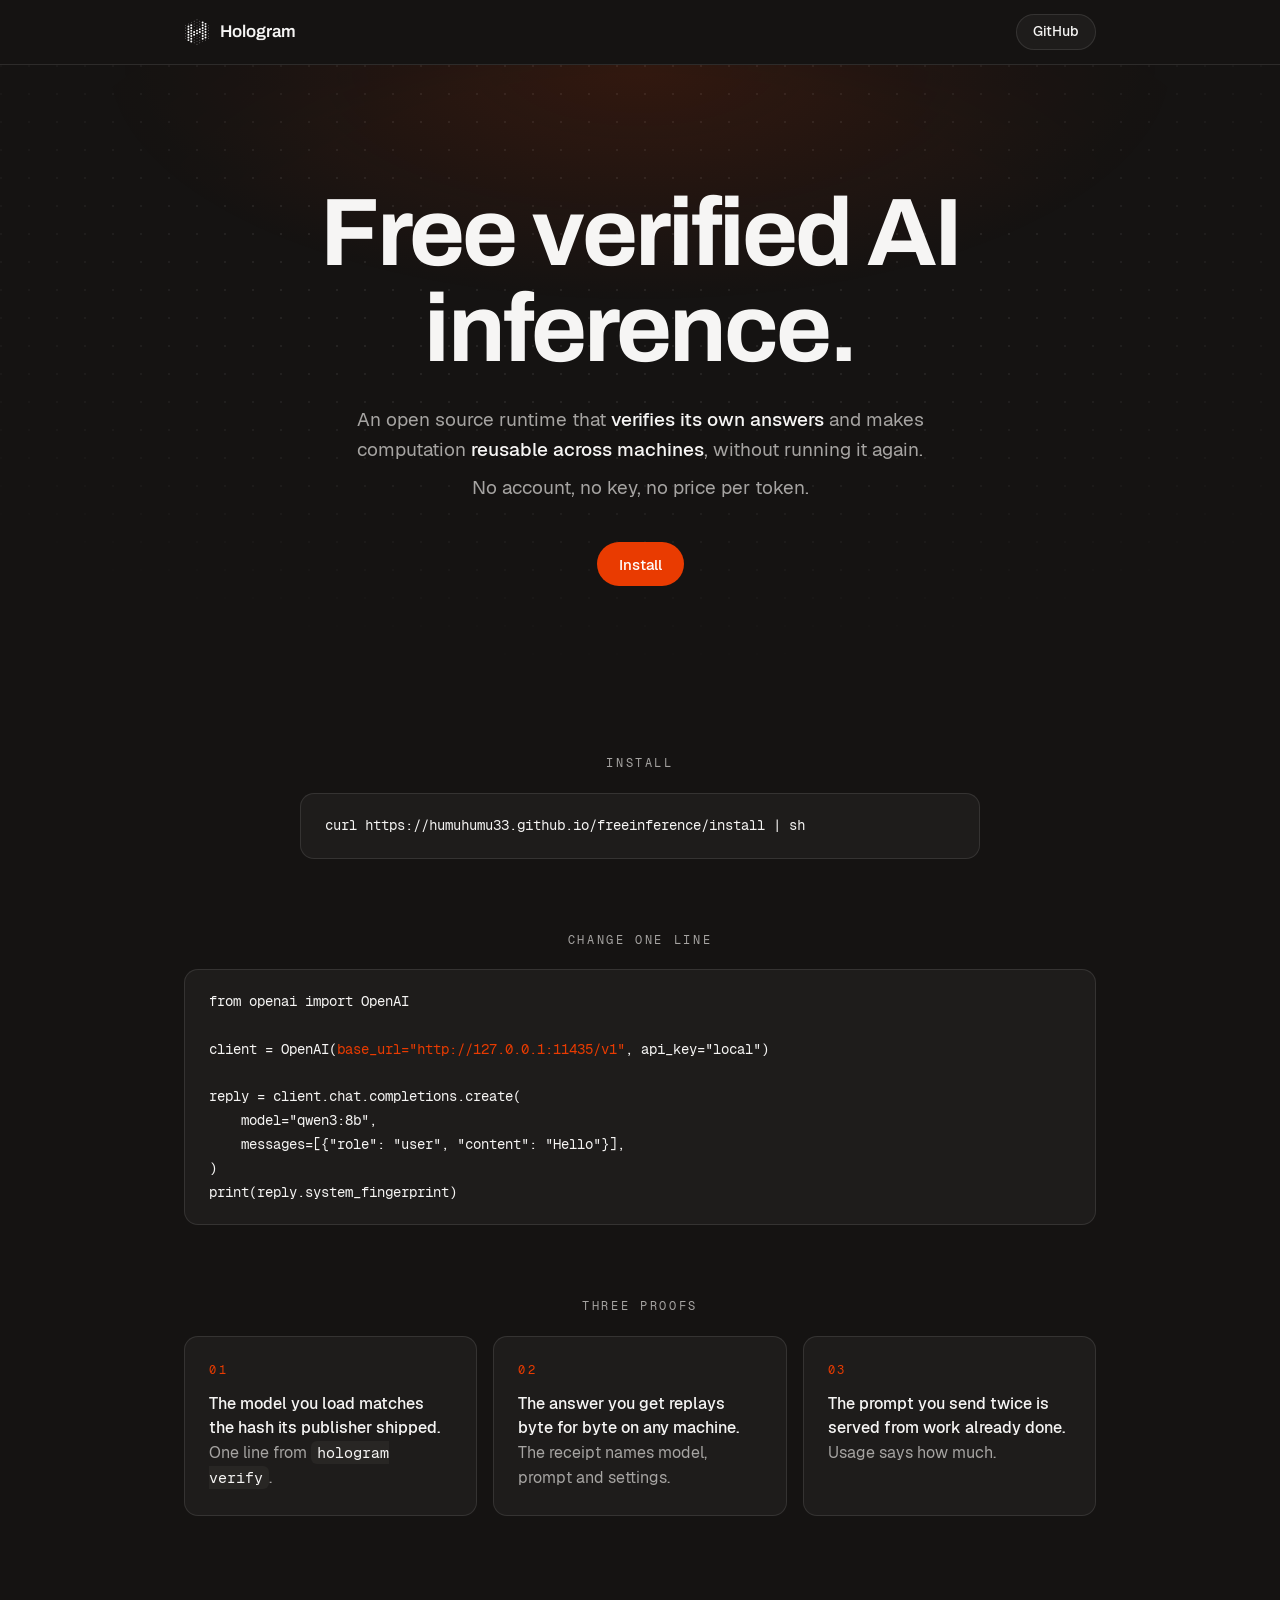
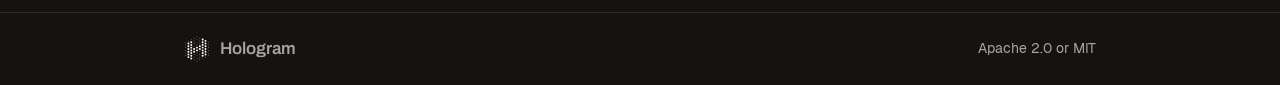
<file: site/index.html>
<!doctype html>
<html lang="en">
<head>
<meta charset="utf-8">
<meta name="viewport" content="width=device-width, initial-scale=1">
<title>Free verified AI inference</title>
<meta name="description" content="An open source runtime that verifies its own answers and makes computation reusable across machines, without running it again.">
<link rel="icon" href="mark.svg" type="image/svg+xml">
<style>
  /* Hologram brand layer: warm dark tokens from hologram-brand-kit/brand/css/hologram-warm.css (.dark). */
  :root {
    --background: #151312;
    --foreground: #f6f5f4;
    --card: #1e1c1b;
    --secondary: #282624;
    --muted-foreground: #a6a4a2;
    --brand: #e93b01;
    --brand-foreground: #ffffff;
    --border: #ffffff1a;
    --ring: #757371;
    --radius: 0.625rem;
    --font-sans: "Geist", Inter, ui-sans-serif, system-ui, sans-serif;
    --font-display: "Archivo", "Geist", ui-sans-serif, system-ui, sans-serif;
    --font-mono: "Geist Mono", ui-monospace, Menlo, Consolas, monospace;
    --tracking-display: -0.03em;
    --tracking-caps: 0.22em;
    color-scheme: dark;
  }
  @font-face { font-family: "Archivo"; src: url("fonts/Archivo-Bold.woff2") format("woff2"); font-weight: 700; font-display: swap; }
  @font-face { font-family: "Archivo"; src: url("fonts/Archivo-SemiBold.woff2") format("woff2"); font-weight: 600; font-display: swap; }
  @font-face { font-family: "Geist"; src: url("fonts/Geist-Regular.woff2") format("woff2"); font-weight: 400; font-display: swap; }
  @font-face { font-family: "Geist"; src: url("fonts/Geist-Medium.woff2") format("woff2"); font-weight: 500; font-display: swap; }
  @font-face { font-family: "Geist Mono"; src: url("fonts/GeistMono-Regular.woff2") format("woff2"); font-weight: 400; font-display: swap; }

  * { box-sizing: border-box; }
  html, body { margin: 0; padding: 0; }
  body { font-family: var(--font-sans); background: var(--background); color: var(--foreground); line-height: 1.55; font-size: 16px; -webkit-font-smoothing: antialiased; }
  a { color: inherit; }
  .wrap { max-width: 960px; margin: 0 auto; padding: 0 24px; }

  nav { border-bottom: 1px solid var(--border); }
  nav .wrap { display: flex; align-items: center; justify-content: space-between; height: 64px; }
  .mark { display: flex; align-items: center; gap: 10px; text-decoration: none; font-family: var(--font-display); font-weight: 600; font-size: 17px; }
  .mark img { width: 26px; height: 26px; }
  .pill { display: inline-flex; align-items: center; height: 36px; padding: 0 16px; border-radius: 999px; border: 1px solid var(--border); background: var(--card); text-decoration: none; font-size: 14px; font-weight: 500; }
  .pill:hover { border-color: var(--ring); }

  .hero { position: relative; overflow: hidden; text-align: center; padding: 120px 0 96px; }
  .hero::before {
    content: ""; position: absolute; inset: 0; pointer-events: none;
    background: radial-gradient(60% 55% at 50% 0%, color-mix(in srgb, var(--brand) 14%, transparent), transparent 70%),
                radial-gradient(circle at 1px 1px, #ffffff12 1px, transparent 1.5px);
    background-size: auto, 28px 28px;
    -webkit-mask-image: radial-gradient(70% 70% at 50% 30%, #000 40%, transparent 100%);
    mask-image: radial-gradient(70% 70% at 50% 30%, #000 40%, transparent 100%);
  }
  .hero .wrap { position: relative; }
  h1 { font-family: var(--font-display); font-weight: 700; letter-spacing: var(--tracking-display); font-size: clamp(2.8rem, 8vw, 6rem); line-height: 1.0; margin: 0 auto 28px; max-width: 900px; }
  .lede { margin: 0 auto; max-width: 680px; font-size: 1.2rem; color: var(--muted-foreground); }
  .lede p { margin: 0 0 8px; }
  .lede strong { color: var(--foreground); font-weight: 500; }
  .btn { display: inline-flex; align-items: center; height: 44px; padding: 0 22px; border-radius: 999px; text-decoration: none; font-size: 15px; font-weight: 500; background: var(--brand); color: var(--brand-foreground); margin-top: 32px; }
  .btn:hover { filter: brightness(1.08); }

  section { padding: 72px 0 0; }
  section:last-of-type { padding-bottom: 96px; }
  .kicker { display: block; text-align: center; margin-bottom: 20px; font-family: var(--font-mono); font-size: 12px; letter-spacing: var(--tracking-caps); text-transform: uppercase; color: var(--muted-foreground); }
  .card { background: var(--card); border: 1px solid var(--border); border-radius: calc(var(--radius) + 4px); }
  pre { margin: 0; padding: 20px 24px; font-family: var(--font-mono); font-size: 14px; line-height: 1.7; overflow-x: auto; }
  code { font-family: var(--font-mono); }
  .change { color: var(--brand); }
  .install .card { max-width: 680px; margin: 0 auto; }
  .grid { display: grid; grid-template-columns: repeat(3, 1fr); gap: 16px; }
  .proof { padding: 24px; display: flex; flex-direction: column; gap: 12px; }
  .proof .num { font-family: var(--font-mono); font-size: 12px; letter-spacing: var(--tracking-caps); color: var(--brand); }
  .proof p { margin: 0; color: var(--muted-foreground); }
  .proof p strong { color: var(--foreground); font-weight: 500; }
  .proof code { font-size: 0.92em; color: var(--foreground); background: var(--secondary); padding: 2px 6px; border-radius: 6px; }

  footer { border-top: 1px solid var(--border); }
  footer .wrap { display: flex; align-items: center; justify-content: space-between; height: 72px; color: var(--muted-foreground); font-size: 14px; }
  footer a { text-decoration: none; }
  @media (max-width: 760px) { .grid { grid-template-columns: 1fr; } .hero { padding: 88px 0 72px; } }
</style>
</head>
<body>
<nav>
  <div class="wrap">
    <a class="mark" href="https://gethologram.ai/"><img src="mark.svg" alt="">Hologram</a>
    <a class="pill" href="https://github.com/humuhumu33/freeinference">GitHub</a>
  </div>
</nav>

<header class="hero">
  <div class="wrap">
    <h1>Free verified AI inference.</h1>
    <div class="lede">
      <p>An open source runtime that <strong>verifies its own answers</strong> and makes computation <strong>reusable across machines</strong>, without running it again.</p>
      <p>No account, no key, no price per token.</p>
    </div>
    <a class="btn" href="#install">Install</a>
  </div>
</header>

<main>
  <section class="install" id="install">
    <div class="wrap">
      <span class="kicker">Install</span>
      <div class="card"><pre><code>curl https://humuhumu33.github.io/freeinference/install | sh</code></pre></div>
    </div>
  </section>

  <section>
    <div class="wrap">
      <span class="kicker">Change one line</span>
      <div class="card"><pre><code>from openai import OpenAI

client = OpenAI(<span class="change">base_url="http://127.0.0.1:11435/v1"</span>, api_key="local")

reply = client.chat.completions.create(
    model="qwen3:8b",
    messages=[{"role": "user", "content": "Hello"}],
)
print(reply.system_fingerprint)</code></pre></div>
    </div>
  </section>

  <section>
    <div class="wrap">
      <span class="kicker">Three proofs</span>
      <div class="grid">
        <div class="card proof"><span class="num">01</span><p><strong>The model you load matches the hash its publisher shipped.</strong> One line from <code>hologram verify</code>.</p></div>
        <div class="card proof"><span class="num">02</span><p><strong>The answer you get replays byte for byte on any machine.</strong> The receipt names model, prompt and settings.</p></div>
        <div class="card proof"><span class="num">03</span><p><strong>The prompt you send twice is served from work already done.</strong> Usage says how much.</p></div>
      </div>
    </div>
  </section>
</main>

<footer>
  <div class="wrap">
    <a class="mark" href="https://gethologram.ai/"><img src="mark.svg" alt="">Hologram</a>
    <span>Apache 2.0 or MIT</span>
  </div>
</footer>
</body>
</html>
</file>
